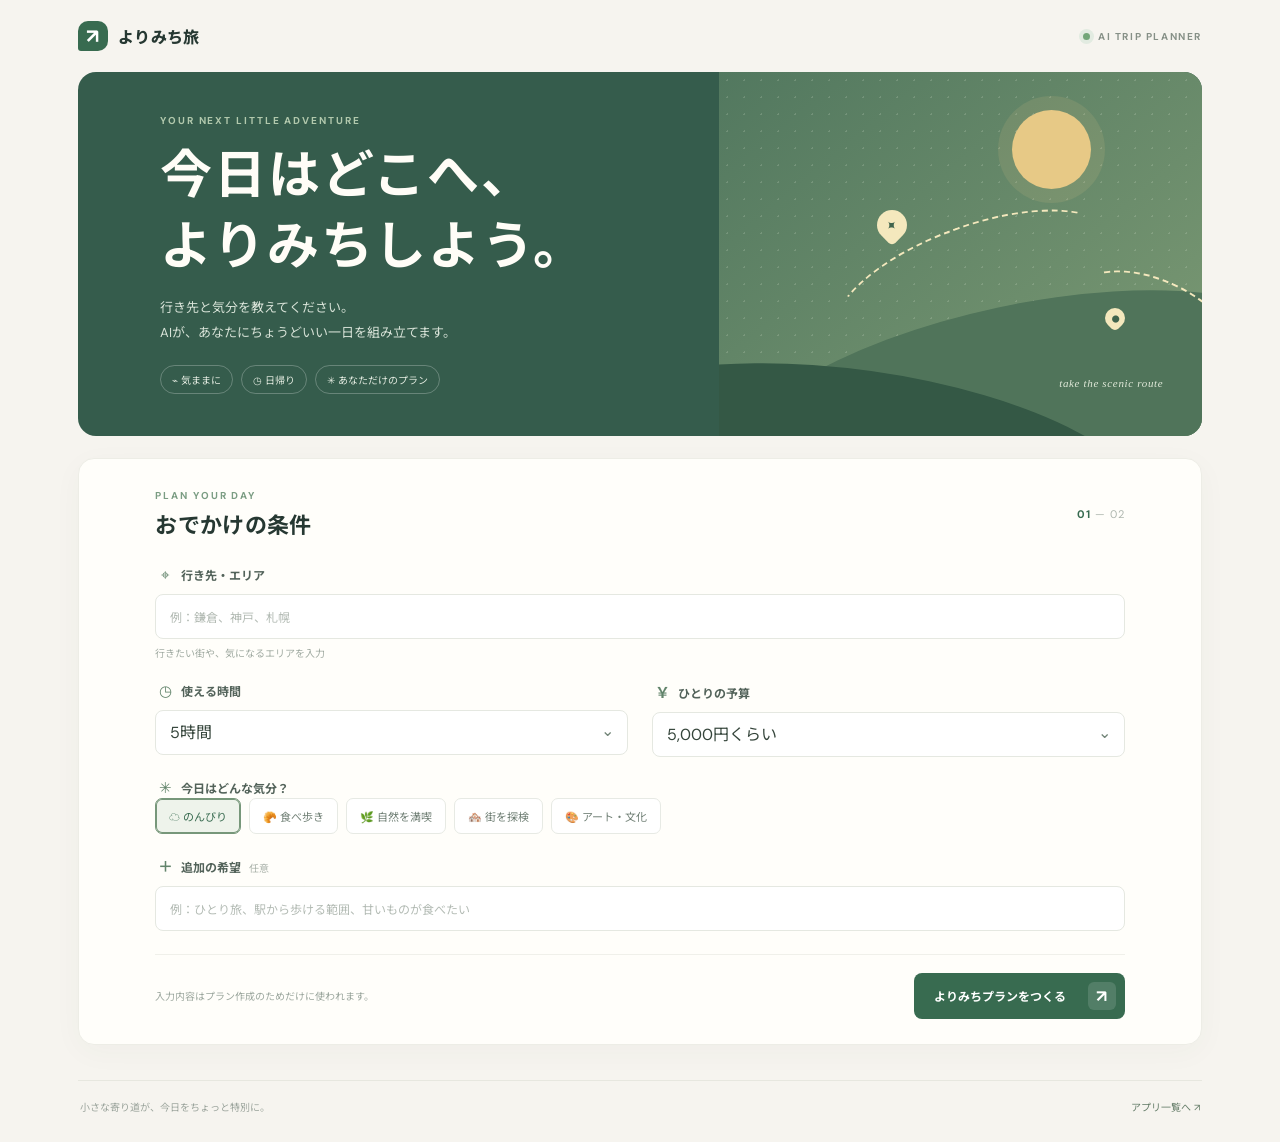
<file: public/yorimichi.html>
<!doctype html>
<html lang="ja">
<head>
  <meta charset="utf-8">
  <meta name="viewport" content="width=device-width, initial-scale=1">
  <meta name="theme-color" content="#f6f4ef">
  <meta name="description" content="行き先と気分を入れるだけ。AIがあなただけの日帰りよりみちプランを作ります。">
  <title>よりみち旅 | AIおでかけプランナー</title>
  <link rel="stylesheet" href="yorimichi.css">
</head>
<body>
  <header class="topbar">
    <a class="brand" href="/" aria-label="アプリ一覧へ">
      <span class="brand-mark" aria-hidden="true">↗</span>
      <span>よりみち旅</span>
    </a>
    <span class="top-note"><span class="live-dot"></span> AI TRIP PLANNER</span>
  </header>

  <main class="page-shell">
    <section class="hero" aria-labelledby="hero-title">
      <div class="hero-copy">
        <p class="eyebrow">YOUR NEXT LITTLE ADVENTURE</p>
        <h1 id="hero-title">今日はどこへ、<br>よりみちしよう。</h1>
        <p class="hero-lead">行き先と気分を教えてください。<br>AIが、あなたにちょうどいい一日を組み立てます。</p>
        <div class="hero-tags"><span>⌁ 気ままに</span><span>◷ 日帰り</span><span>✳ あなただけのプラン</span></div>
      </div>
      <div class="hero-art" aria-hidden="true">
        <div class="sun"></div><div class="hill hill-back"></div><div class="hill hill-front"></div>
        <div class="route route-one"></div><div class="route route-two"></div>
        <span class="art-pin pin-one">✦</span><span class="art-pin pin-two">●</span>
        <span class="art-label">take the scenic route</span>
      </div>
    </section>

    <section class="planner-card" aria-labelledby="form-title">
      <div class="section-heading">
        <div><p class="eyebrow">PLAN YOUR DAY</p><h2 id="form-title">おでかけの条件</h2></div>
        <span class="step-label"><span>01</span> — 02</span>
      </div>
      <form id="tripForm">
        <div class="form-grid">
          <label class="field field-wide" for="area">
            <span class="field-label"><span class="field-icon">⌖</span> 行き先・エリア</span>
            <input id="area" name="area" type="text" maxlength="100" placeholder="例：鎌倉、神戸、札幌" required>
            <span class="field-hint">行きたい街や、気になるエリアを入力</span>
          </label>

          <label class="field" for="hours">
            <span class="field-label"><span class="field-icon">◷</span> 使える時間</span>
            <span class="select-wrap"><select id="hours" name="hours">
              <option value="3">3時間</option><option value="4">4時間</option><option value="5" selected>5時間</option>
              <option value="6">6時間</option><option value="8">8時間</option><option value="10">10時間</option><option value="12">12時間</option>
            </select></span>
          </label>

          <label class="field" for="budget">
            <span class="field-label"><span class="field-icon">￥</span> ひとりの予算</span>
            <span class="select-wrap"><select id="budget" name="budget">
              <option value="3000">3,000円くらい</option><option value="5000" selected>5,000円くらい</option>
              <option value="8000">8,000円くらい</option><option value="12000">12,000円くらい</option><option value="20000">20,000円くらい</option>
            </select></span>
          </label>

          <fieldset class="field field-wide style-field">
            <legend class="field-label"><span class="field-icon">✳</span> 今日はどんな気分？</legend>
            <div class="style-options">
              <label class="style-option"><input type="radio" name="style" value="のんびり、静かな場所で過ごしたい" checked><span>☁️ のんびり</span></label>
              <label class="style-option"><input type="radio" name="style" value="おいしいものを食べ歩きたい"><span>🥐 食べ歩き</span></label>
              <label class="style-option"><input type="radio" name="style" value="自然や景色を楽しみたい"><span>🌿 自然を満喫</span></label>
              <label class="style-option"><input type="radio" name="style" value="街を歩いて新しい発見をしたい"><span>🏘️ 街を探検</span></label>
              <label class="style-option"><input type="radio" name="style" value="アートや文化に触れたい"><span>🎨 アート・文化</span></label>
            </div>
          </fieldset>

          <label class="field field-wide" for="request">
            <span class="field-label"><span class="field-icon">＋</span> 追加の希望 <span class="optional">任意</span></span>
            <input id="request" name="request" type="text" maxlength="240" placeholder="例：ひとり旅、駅から歩ける範囲、甘いものが食べたい">
          </label>
        </div>

        <div class="form-bottom">
          <p class="privacy-note">入力内容はプラン作成のためだけに使われます。</p>
          <button class="submit-button" id="submitButton" type="submit"><span>よりみちプランをつくる</span><span class="button-arrow">↗</span></button>
        </div>
      </form>
    </section>

    <section id="resultSection" class="result-section" aria-live="polite" hidden>
      <div id="loadingState" class="loading-card" hidden>
        <div class="loader-orbit"><span></span><span></span><span></span></div>
        <p class="eyebrow">MAKING YOUR ROUTE</p>
        <h2>よりみちを組み立てています…</h2>
        <p>街のこと、移動のこと、あなたの気分を考え中。</p>
      </div>
      <div id="errorState" class="error-card" role="alert" hidden>
        <span class="error-icon">!</span><div><h2>プランを作れませんでした</h2><p id="errorMessage"></p></div>
      </div>
      <div id="planResult" hidden>
        <div class="result-heading">
          <div><p class="eyebrow">YOUR DAY, YOUR WAY</p><h2><span id="resultArea"></span>のよりみちプラン</h2><p class="result-summary" id="resultSummary"></p></div>
          <button class="text-button" id="copyButton" type="button">▣ <span>プランをコピー</span></button>
        </div>
        <div class="plan-meta" id="planMeta"></div>
        <div class="timeline" id="timeline"></div>
        <details class="json-details">
          <summary>生成されたJSONを見る</summary>
          <pre id="jsonOutput"></pre>
        </details>
        <p class="disclaimer">費用や営業時間は目安です。お出かけ前に各施設の最新情報をご確認ください。</p>
      </div>
    </section>

    <footer class="footer"><span>小さな寄り道が、今日をちょっと特別に。</span><a href="/">アプリ一覧へ ↗</a></footer>
  </main>

  <script>
    const form = document.getElementById('tripForm');
    const resultSection = document.getElementById('resultSection');
    const loadingState = document.getElementById('loadingState');
    const errorState = document.getElementById('errorState');
    const planResult = document.getElementById('planResult');
    const submitButton = document.getElementById('submitButton');
    let currentPlan = null;
    let currentConditions = null;

    const icons = { '食事': '🥢', 'カフェ': '☕', '散策': '🚶', '自然': '🌿', '文化': '🏛️', '買い物': '🛍️', '体験': '✨', '休憩': '☁️' };

    form.addEventListener('submit', async (event) => {
      event.preventDefault();
      const values = new FormData(form);
      currentConditions = {
        area: values.get('area').trim(),
        hours: Number(values.get('hours')),
        budget: Number(values.get('budget')),
        style: values.get('style'),
        request: values.get('request').trim()
      };
      setView('loading');
      submitButton.disabled = true;
      resultSection.hidden = false;

      try {
        const response = await fetch('/api/trip', {
          method: 'POST',
          headers: { 'Content-Type': 'application/json' },
          body: JSON.stringify(currentConditions)
        });
        const payload = await response.json();
        if (!response.ok) throw new Error(payload.error || '通信に失敗しました。');

        // server.js が OpenAI のJSON文字列を JSON.parse() で読み取り、
        // 返された構造化データから旅程UIを組み立てる。
        const itinerary = payload.data;
        if (!Array.isArray(itinerary) || itinerary.length < 3 || itinerary.some(stop =>
          !stop || ['time', 'title', 'description', 'location', 'estimatedCost', 'category', 'tip']
            .some(key => typeof stop[key] !== 'string' || !stop[key].trim()))) {
          throw new Error('生成データの形式が正しくありません。もう一度お試しください。');
        }
        currentPlan = itinerary;
        renderPlan(itinerary, currentConditions);
        setView('result');
      } catch (error) {
        document.getElementById('errorMessage').textContent = error.message;
        setView('error');
      } finally {
        submitButton.disabled = false;
      }
    });

    function setView(view) {
      resultSection.hidden = view === 'hidden';
      loadingState.hidden = view !== 'loading';
      errorState.hidden = view !== 'error';
      planResult.hidden = view !== 'result';
    }

    function renderPlan(stops, conditions) {
      document.getElementById('resultArea').textContent = conditions.area;
      document.getElementById('resultSummary').textContent = `${conditions.hours}時間のおでかけ · ${conditions.style}`;
      const meta = document.getElementById('planMeta');
      meta.replaceChildren();
      [`◷ ${conditions.hours}時間`, `￥ 予算 ${conditions.budget.toLocaleString('ja-JP')}円`, `✦ ${stops.length}スポット`].forEach(text => {
        const chip = document.createElement('span'); chip.className = 'meta-chip'; chip.textContent = text; meta.append(chip);
      });

      const timeline = document.getElementById('timeline');
      timeline.replaceChildren();
      stops.forEach((stop, index) => {
        const card = document.createElement('article'); card.className = 'stop-card';
        const marker = document.createElement('div'); marker.className = 'stop-marker'; marker.textContent = icons[stop.category] || '✦';
        const body = document.createElement('div'); body.className = 'stop-body';
        const top = document.createElement('div'); top.className = 'stop-topline';
        const time = document.createElement('span'); time.className = 'stop-time'; time.textContent = stop.time;
        const category = document.createElement('span'); category.className = 'stop-category'; category.textContent = stop.category;
        top.append(time, category);
        const title = document.createElement('h3'); title.textContent = stop.title;
        const location = document.createElement('p'); location.className = 'stop-location'; location.textContent = `⌖ ${stop.location}`;
        const description = document.createElement('p'); description.className = 'stop-description'; description.textContent = stop.description;
        const tip = document.createElement('p'); tip.className = 'stop-tip'; tip.textContent = `✳ ${stop.tip}`;
        const cost = document.createElement('span'); cost.className = 'stop-cost'; cost.textContent = stop.estimatedCost;
        body.append(top, title, location, description, tip);
        card.append(marker, body, cost);
        timeline.append(card);
      });
      document.getElementById('jsonOutput').textContent = JSON.stringify({ itinerary: stops }, null, 2);
      resultSection.scrollIntoView({ behavior: 'smooth', block: 'start' });
    }

    document.getElementById('copyButton').addEventListener('click', async () => {
      if (!currentPlan) return;
      const text = currentPlan.map(stop => `${stop.time}　${stop.title}（${stop.location}）\n${stop.description}\n目安 ${stop.estimatedCost} · ${stop.tip}`).join('\n\n');
      const buttonLabel = document.querySelector('#copyButton span');
      try {
        await navigator.clipboard.writeText(`${currentConditions.area}のよりみちプラン\n\n${text}`);
        buttonLabel.textContent = 'コピーしました';
        setTimeout(() => { buttonLabel.textContent = 'プランをコピー'; }, 1800);
      } catch {
        buttonLabel.textContent = 'コピーできませんでした';
        setTimeout(() => { buttonLabel.textContent = 'プランをコピー'; }, 1800);
      }
    });
  </script>
</body>
</html>
</file>
<file: public/yorimichi.css>
@import url('https://fonts.googleapis.com/css2?family=DM+Sans:wght@400;500;600;700&family=Noto+Sans+JP:wght@400;500;600;700;800&display=swap');

:root {
  font-family: 'DM Sans', 'Noto Sans JP', sans-serif;
  color: #263832;
  background: #f6f4ef;
  font-synthesis: none;
  text-rendering: optimizeLegibility;
  --ink: #263832;
  --muted: #7c8982;
  --green: #386b50;
  --mint: #e8efe8;
  --line: #e9e9e1;
  --paper: #fffefa;
}

* { box-sizing: border-box; }
body { margin: 0; min-width: 320px; background: #f6f4ef; }
button, input, select { font: inherit; }
.topbar { height: 72px; max-width: 1180px; margin: auto; padding: 0 28px; display: flex; align-items: center; justify-content: space-between; }
.brand { color: var(--ink); text-decoration: none; font-weight: 800; letter-spacing: .02em; display: flex; align-items: center; gap: 10px; }
.brand-mark { width: 30px; height: 30px; display: grid; place-items: center; color: white; background: var(--green); border-radius: 10px 10px 10px 3px; font-size: 20px; }
.top-note { color: #869087; font-size: 10px; font-weight: 700; letter-spacing: .16em; display: flex; align-items: center; gap: 8px; }
.live-dot { width: 7px; height: 7px; border-radius: 50%; background: #73a679; box-shadow: 0 0 0 4px #e2ebe1; }
.page-shell { max-width: 1180px; margin: auto; padding: 0 28px 28px; }
.hero { min-height: 320px; position: relative; display: flex; align-items: center; overflow: hidden; border-radius: 18px; padding: 42px 7.3%; color: #fffdf7; background: #355c4c; }
.hero-copy { position: relative; z-index: 2; }
.eyebrow { margin: 0 0 13px; color: #7b9d83; font-size: 10px; font-weight: 700; letter-spacing: .19em; }
.hero .eyebrow { color: #b2c9ad; }
.hero h1 { margin: 0; font-size: clamp(34px, 4.5vw, 52px); line-height: 1.36; letter-spacing: .035em; font-weight: 700; }
.hero-lead { margin: 15px 0 19px; color: #d7e2d7; font-size: 13px; line-height: 1.9; }
.hero-tags { display: flex; flex-wrap: wrap; gap: 8px; }
.hero-tags span { padding: 6px 11px; border: 1px solid #ffffff40; border-radius: 30px; color: #e3ebe0; font-size: 10px; }
.hero-art { position: absolute; width: 43%; height: 100%; right: 0; top: 0; overflow: hidden; background: linear-gradient(140deg, #52785f 0%, #7c9a74 100%); }
.hero-art::before { content: ''; position: absolute; inset: 0; opacity: .18; background-image: radial-gradient(#e6eedc 1px, transparent 1px); background-size: 17px 17px; }
.sun { position: absolute; right: 23%; top: 38px; width: 79px; height: 79px; background: #e7c986; border-radius: 50%; box-shadow: 0 0 0 14px #e7c98620; }
.hill { position: absolute; width: 125%; height: 60%; bottom: -29%; border-radius: 50% 50% 0 0; transform: rotate(-12deg); }
.hill-back { right: -25%; bottom: -24%; background: #50745a; }
.hill-front { left: -34%; bottom: -42%; background: #345845; transform: rotate(8deg); }
.route { position: absolute; z-index: 1; border: 2px dashed #f4e8bd; border-color: #f4e8bd transparent transparent; border-radius: 50%; transform: rotate(-20deg); }
.route-one { width: 300px; height: 125px; right: 16%; top: 42%; }
.route-two { width: 175px; height: 95px; right: -8%; top: 57%; transform: rotate(24deg); }
.art-pin { position: absolute; z-index: 2; display: grid; place-items: center; width: 30px; height: 30px; background: #f4e8bd; color: #40644d; border-radius: 50% 50% 50% 5px; transform: rotate(-45deg); font-size: 14px; }
.art-pin::first-letter { transform: rotate(45deg); }
.pin-one { right: 61%; top: 38%; }.pin-two { right: 16%; top: 65%; width: 20px; height: 20px; font-size: 8px; }
.art-label { position: absolute; right: 8%; bottom: 13%; color: #e1e9d9; font-family: Georgia, serif; font-size: 11px; font-style: italic; letter-spacing: .06em; }
.planner-card { margin-top: 22px; padding: 30px 6.8% 25px; border: 1px solid #edede6; border-radius: 16px; background: var(--paper); box-shadow: 0 7px 30px #3e503b09; }
.section-heading { display: flex; justify-content: space-between; align-items: center; margin-bottom: 25px; }
.section-heading .eyebrow { margin-bottom: 5px; }
.section-heading h2, .result-heading h2 { margin: 0; font-size: 22px; letter-spacing: .015em; }
.step-label { color: #aeb6ae; font-size: 11px; letter-spacing: .08em; }.step-label span { color: var(--green); font-weight: 700; }
.form-grid { display: grid; grid-template-columns: 1fr 1fr; column-gap: 24px; row-gap: 21px; }
.field { min-width: 0; display: flex; flex-direction: column; gap: 9px; padding: 0; border: 0; margin: 0; }
.field-wide { grid-column: 1 / -1; }
.field-label { color: #53635a; font-size: 12px; font-weight: 700; }
.field-icon { display: inline-grid; place-items: center; width: 20px; color: #62846b; font-size: 15px; margin-right: 3px; }
.optional { margin-left: 5px; color: #aab2aa; font-size: 10px; font-weight: 400; }
input[type=text], select { width: 100%; height: 45px; padding: 0 14px; color: #35453b; border: 1px solid #e5e8e1; border-radius: 8px; outline: none; background: #fff; transition: border-color .2s, box-shadow .2s; }
input[type=text]::placeholder { color: #b3bbb4; font-size: 12px; }
input[type=text]:focus, select:focus { border-color: #82a68a; box-shadow: 0 0 0 3px #789c801c; }
.field-hint { margin-top: -3px; color: #a0aaa1; font-size: 10px; }
.select-wrap { position: relative; }.select-wrap::after { content: '⌄'; position: absolute; right: 14px; top: 10px; color: #708376; pointer-events: none; }
select { appearance: none; cursor: pointer; }
.style-field { gap: 12px; }.style-field legend { padding: 0; }
.style-options { display: flex; flex-wrap: wrap; gap: 8px; }
.style-option { cursor: pointer; }.style-option input { position: absolute; opacity: 0; pointer-events: none; }
.style-option span { display: inline-flex; align-items: center; min-height: 36px; padding: 0 13px; border: 1px solid #e7eae4; border-radius: 7px; background: #fff; color: #718076; font-size: 11px; transition: all .16s; }
.style-option input:checked + span { border-color: #77977a; color: #386b50; background: #eef3eb; box-shadow: inset 0 0 0 1px #77977a; }
.style-option input:focus-visible + span { outline: 3px solid #8fb69866; }
.form-bottom { display: flex; justify-content: space-between; align-items: center; gap: 16px; margin-top: 23px; padding-top: 18px; border-top: 1px solid #f0f0ea; }
.privacy-note { margin: 0; color: #9ca79e; font-size: 10px; }
.submit-button { min-height: 46px; display: flex; align-items: center; gap: 22px; padding: 0 9px 0 20px; border: 0; border-radius: 8px; color: #fff; background: #386b50; font-size: 12px; font-weight: 700; cursor: pointer; transition: background .18s, transform .18s; }
.submit-button:hover { background: #2c5b42; transform: translateY(-1px); }.submit-button:disabled { opacity: .58; cursor: wait; transform: none; }
.button-arrow { display: grid; place-items: center; width: 28px; height: 28px; border-radius: 6px; background: #ffffff22; font-size: 17px; }
.result-section { scroll-margin-top: 20px; margin-top: 35px; }
.result-heading { display: flex; align-items: end; justify-content: space-between; gap: 18px; margin-bottom: 18px; }
.result-heading .eyebrow { margin-bottom: 6px; }.result-heading h2 { font-size: 24px; }.result-summary { margin: 8px 0 0; color: var(--muted); font-size: 12px; }
.text-button { flex: none; padding: 10px 13px; border: 1px solid #dce4dc; border-radius: 7px; color: var(--green); background: #fffefa; font-size: 11px; cursor: pointer; }
.text-button:hover { background: #edf3eb; }
.plan-meta { display: flex; flex-wrap: wrap; gap: 8px; margin-bottom: 17px; }.meta-chip { padding: 7px 11px; color: #5e7665; background: #eaf0e8; border-radius: 5px; font-size: 10px; }
.timeline { position: relative; display: grid; gap: 10px; }
.timeline::before { content: ''; position: absolute; left: 23px; top: 43px; bottom: 42px; border-left: 1px dashed #b5c6b6; }
.stop-card { position: relative; display: grid; grid-template-columns: 48px minmax(0, 1fr) auto; gap: 13px; align-items: start; padding: 19px 20px 17px 13px; border: 1px solid #e9ece5; border-radius: 11px; background: #fffefa; }
.stop-marker { z-index: 1; display: grid; place-items: center; width: 44px; height: 44px; border: 1px solid #dce8dc; border-radius: 50%; color: #527958; background: #f0f5ee; font-size: 18px; }
.stop-body { min-width: 0; }.stop-topline { display: flex; align-items: center; gap: 10px; margin-bottom: 4px; }.stop-time { color: #467252; font-size: 11px; font-weight: 700; letter-spacing: .04em; }.stop-category { padding: 3px 7px; border-radius: 4px; color: #8b978c; background: #f2f3ee; font-size: 9px; }
.stop-body h3 { margin: 0; color: #34443a; font-size: 16px; }.stop-location { margin: 4px 0 0; color: #8c9990; font-size: 10px; }.stop-description { margin: 10px 0 0; color: #65736a; font-size: 12px; line-height: 1.8; }.stop-tip { margin: 9px 0 0; color: #788b71; font-size: 10px; line-height: 1.6; }.stop-cost { padding: 5px 8px; border-radius: 5px; color: #60745f; background: #f0f3eb; white-space: nowrap; font-size: 10px; }
.json-details { margin-top: 17px; border: 1px solid #e9ece5; border-radius: 8px; background: #fffefa; }.json-details summary { padding: 12px 15px; color: #728078; font-size: 11px; cursor: pointer; }.json-details pre { overflow: auto; max-height: 350px; margin: 0; padding: 15px; border-top: 1px solid #eceee8; color: #48634f; background: #f8f9f5; font-size: 11px; line-height: 1.7; }
.disclaimer { margin: 12px 0; color: #a0aaa1; text-align: right; font-size: 10px; }
.loading-card, .error-card { min-height: 210px; display: flex; flex-direction: column; align-items: center; justify-content: center; padding: 30px; border: 1px solid #e9ece5; border-radius: 12px; background: #fffefa; text-align: center; }.loading-card h2, .error-card h2 { margin: 0; font-size: 18px; }.loading-card > p:last-child, .error-card p { margin: 9px 0 0; color: var(--muted); font-size: 12px; }.loader-orbit { display: flex; gap: 6px; margin-bottom: 20px; }.loader-orbit span { width: 8px; height: 8px; border-radius: 50%; background: #719576; animation: bounce .7s ease-in-out infinite alternate; }.loader-orbit span:nth-child(2) { animation-delay: .15s; }.loader-orbit span:nth-child(3) { animation-delay: .3s; }
.error-card { flex-direction: row; gap: 15px; text-align: left; }.error-icon { display: grid; flex: none; place-items: center; width: 34px; height: 34px; border-radius: 50%; color: #9a6347; background: #f7eae2; font-weight: 700; }
@keyframes bounce { to { transform: translateY(-7px); opacity: .55; } }
.footer { display: flex; justify-content: space-between; margin-top: 35px; padding: 18px 2px 0; border-top: 1px solid #e7e7df; color: #9ba49c; font-size: 10px; }.footer a { color: #647c68; text-decoration: none; }
[hidden] { display: none !important; }

@media (max-width: 720px) {
  .topbar { height: 62px; padding: 0 18px; }.page-shell { padding: 0 14px 20px; }
  .hero { min-height: 306px; align-items: flex-start; padding: 36px 24px; }.hero-art { width: 48%; opacity: .72; }.hero h1 { font-size: clamp(31px, 8vw, 42px); }.hero-lead { font-size: 11px; }.hero-tags { max-width: 270px; }.hero-tags span { font-size: 9px; }
  .planner-card { padding: 24px 20px 20px; }.form-grid { column-gap: 13px; row-gap: 18px; }.style-options { gap: 7px; }.style-option span { padding: 0 9px; font-size: 10px; }
  .form-bottom { align-items: flex-start; flex-direction: column; }.submit-button { align-self: stretch; justify-content: space-between; }.privacy-note { order: 2; }
  .result-heading { align-items: flex-start; flex-direction: column; }.result-heading h2 { font-size: 21px; }.stop-card { grid-template-columns: 40px minmax(0, 1fr); gap: 10px; padding: 14px 12px; }.stop-marker { width: 38px; height: 38px; font-size: 15px; }.timeline::before { left: 31px; }.stop-cost { grid-column: 2; justify-self: start; margin-top: -3px; }.stop-body h3 { font-size: 14px; }
}
@media (max-width: 420px) {
  .top-note { font-size: 8px; }.hero { padding-left: 19px; }.hero-art { width: 43%; opacity: .55; }.hero-lead { max-width: 245px; }.form-grid { grid-template-columns: 1fr; }.field-wide { grid-column: auto; }.style-options { max-width: 340px; }.planner-card { padding-right: 16px; padding-left: 16px; }
}
@media (prefers-reduced-motion: reduce) { *, *::before, *::after { scroll-behavior: auto !important; animation-duration: .01ms !important; transition-duration: .01ms !important; } }
</file>
